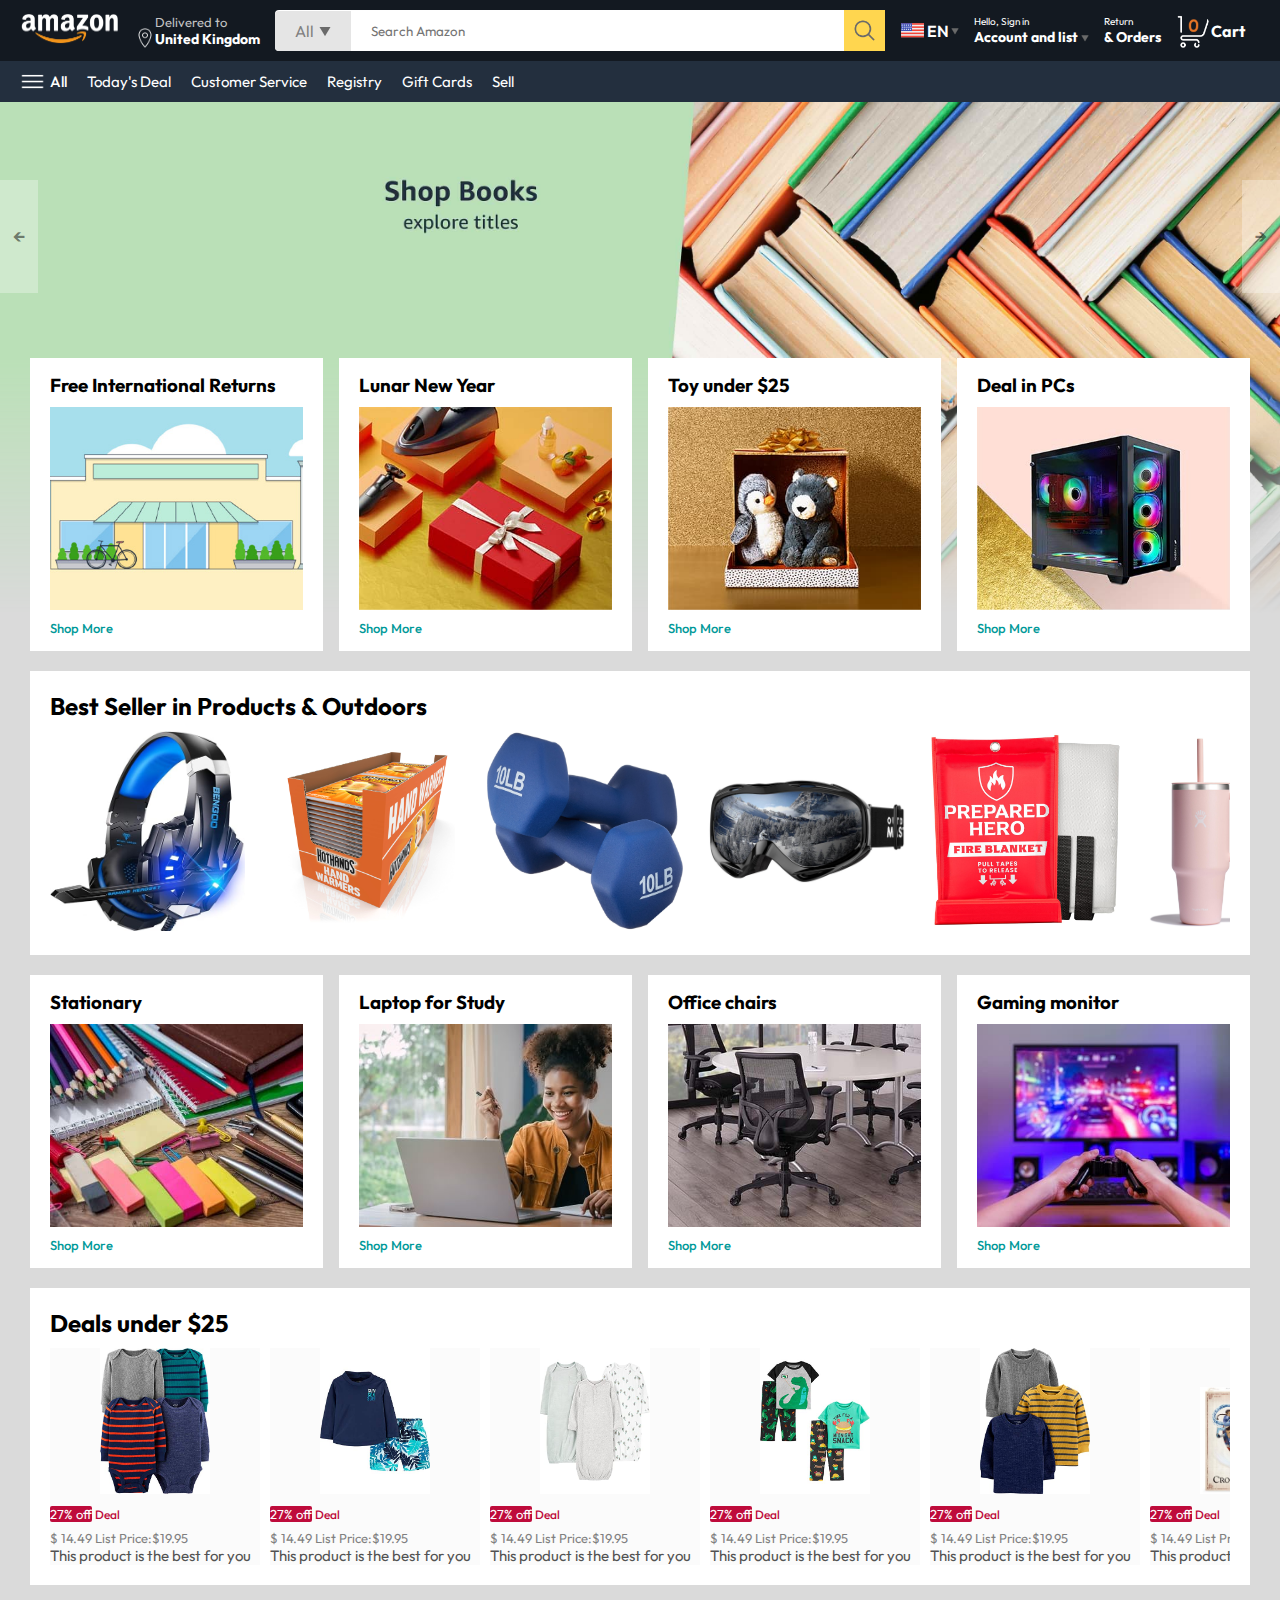
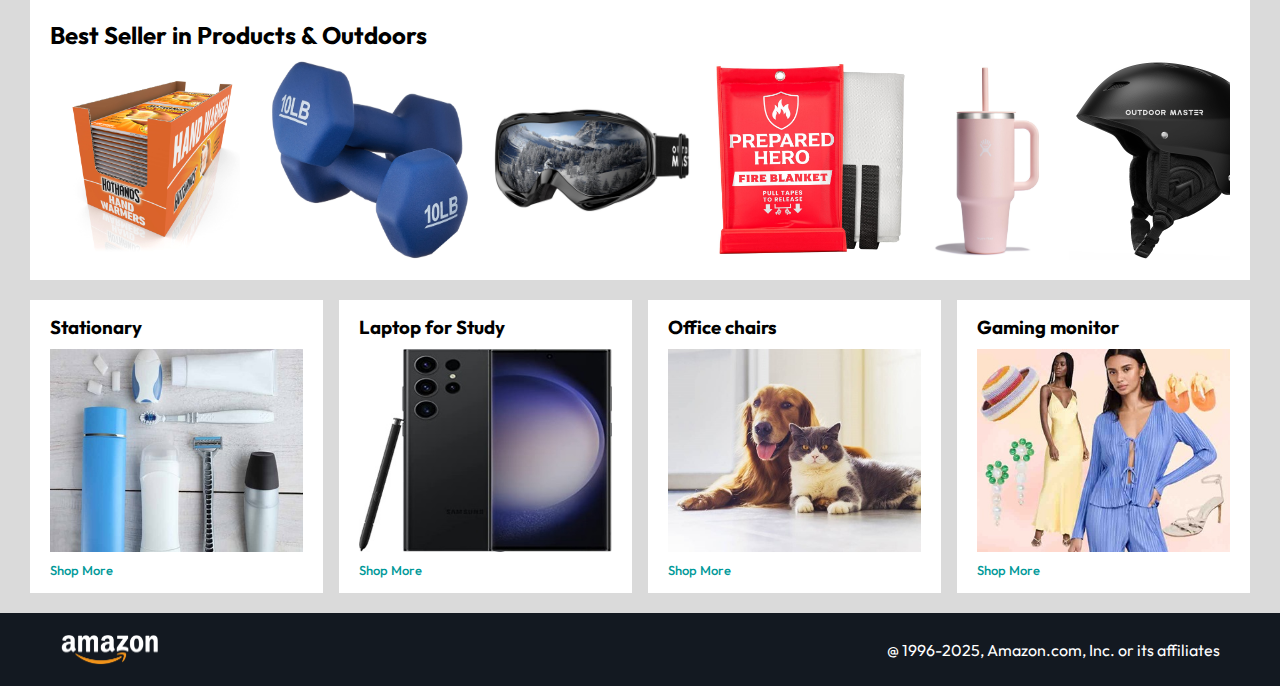
<file: index.html>
<!DOCTYPE html>
<html lang="en">
<head>
    <meta charset="UTF-8">
    <meta name="viewport" content="width=device-width, initial-scale=1.0">
    <title>Amazon Clone</title>
    <link rel="stylesheet" href="style.css">
</head>
<body>
    <nav>
        <a href="/">
            <img src="./assets/amazon_logo.png" width="100" alt="">
        </a>
        <div class="nav-country">
            <img src="/assets/location_icon.png" height="20" alt="">
            <div>
                <p>Delivered to</p>
                <H1>United Kingdom</H1>
            </div>
        </div>
        <div class="nav-search">
            <div class="nav-search-category">
                <p>All</p>
                <img src="./assets/dropdown_icon.png" height="12" alt="">
            </div>
            <input type=" text" class="nav-search-input" placeholder="Search Amazon">
            <img src="./assets/search_icon.png" class="nav-search-icon" alt="">

        </div>
        <div class="nav-language">
            <img src="./assets/us_flag.png" width="25px" alt="">
            <p>EN</p> 
            <img src="./assets/dropdown_icon.png " width="8px"  alt="">
        </div>
        <div class="nav-text">
            <p> <a href="/signin.html">Hello, Sign in</a></p>
            <h1>Account and list <img src="./assets/dropdown_icon.png" width="8px" alt=""></h1> 
        </div>
        <div class="nav-text">
            <p>Return</p>
            <h1>& Orders</h1> 
        </div>
        <a href="/cart.html" class="nav-cart">
            <img src="./assets/cart_icon.png" width="35px" alt="">
            <h4>Cart</h4>
        </a>

    </nav>
    <div class="nav-bottom">
        <div>
            <img src="assets/menu_icon.png" width="25px" alt="">
            <p>All</p>
        </div>
        <p>Today's Deal</p>
        <p>Customer Service</p>
        <p>Registry</p>
        <p>Gift Cards</p>
        <p>Sell</p>

    </div>
    <div class="header-slider">
        <a href="#" class="control_prev">&#8592 </a>
        <a href="#" class="control_next">&#8594 </a>
        <ul>
            <img src="assets/header1.jpg" class="header-img" alt="">
            <img src="assets/header2.jpg" class="header-img" alt="">
            <img src="assets/header3.jpg" class="header-img" alt="">
            <img src="assets/header4.jpg" class="header-img" alt="">
            <img src="assets/header5.jpg" class="header-img" alt="">
            <img src="assets/header6.jpg" class="header-img" alt="">
        </ul>
    </div>

<div class="box-row header-box">
    <div class="box-col">
        <h3>Free International Returns</h3>
        <img src="./assets/box1-1.jpg" alt="">
        <a href="/">Shop More</a>
    </div><div class="box-col">
        <h3>Lunar New Year</h3>
        <img src="./assets/box1-2.jpg" alt="">
        <a href="/">Shop More</a>
    </div><div class="box-col">
        <h3>Toy under $25</h3>
        <img src="./assets/box1-3.jpg" alt="">
        <a href="/">Shop More</a>
    </div><div class="box-col">
        <h3>Deal in PCs</h3>
        <img src="./assets/box1-4.jpg" alt="">
        <a href="/">Shop More</a>
    </div>
</div>



<div class="product-slider">
    <h2>Best Seller in Products & Outdoors</h2>
    <div class="products">
        <a href="product.html">
        <img src="./assets/product_img.jpg " alt="">
        </a>
        <img src="./assets/product1-1.jpg" alt="">
        <img src="./assets/product1-2.jpg" alt="">
        <img src="./assets/product1-3.jpg" alt="">
        <img src="./assets/product1-4.jpg" alt="">
        <img src="./assets/product1-5.jpg" alt="">
        <img src="./assets/product1-6.jpg" alt="">
        <img src="./assets/product1-7.jpg" alt="">
        <img src="./assets/product1-8.jpg" alt="">
        <img src="./assets/product1-9.jpg" alt="">
        <img src="./assets/product1-10.jpg" alt="">
    </div>
</div>

<div class="box-row ">
    <div class="box-col">
        <h3>Stationary</h3>
        <img src="./assets/box3-1.jpg" alt="">
        <a href="/">Shop More</a>
    </div><div class="box-col">
        <h3>Laptop for Study</h3>
        <img src="./assets/box3-2.jpg" alt="">
        <a href="/">Shop More</a>
    </div><div class="box-col">
        <h3>Office chairs</h3>
        <img src="./assets/box3-3.jpg" alt="">
        <a href="/">Shop More</a>
    </div><div class="box-col">
        <h3>Gaming monitor</h3>
        <img src="./assets/box3-4.jpg" alt="">
        <a href="/">Shop More</a>
    </div>
</div>

<div class="product-slider-with-price">
    <h2>Deals under $25</h2>
    <div class="products">
        <div class="product-card">
            <div class="product-img-container">
                <img src="./assets/product2-1.jpg" alt="">
            </div>
            <div class="product-offer">
                <p>27% off</p> <span>Deal</span>
            </div>
            <p class=" product-price">$ <span>14.49</span> List Price:$19.95</p>
            <h4>This product is the best for you</h4>
        </div>
        <div class="product-card">
            <div class="product-img-container">
                <img src="./assets/product2-2.jpg" alt="">
            </div>
            <div class="product-offer">
                <p>27% off</p> <span>Deal</span>
            </div>
            <p class=" product-price">$ <span>14.49</span> List Price:$19.95</p>
            <h4>This product is the best for you</h4>
        </div>
        <div class="product-card">
            <div class="product-img-container">
                <img src="./assets/product2-3.jpg" alt="">
            </div>
            <div class="product-offer">
                <p>27% off</p> <span>Deal</span>
            </div>
            <p class=" product-price">$ <span>14.49</span> List Price:$19.95</p>
            <h4>This product is the best for you</h4>
        </div>
        <div class="product-card">
            <div class="product-img-container">
                <img src="./assets/product2-4.jpg" alt="">
            </div>
            <div class="product-offer">
                <p>27% off</p> <span>Deal</span>
            </div>
            <p class=" product-price">$ <span>14.49</span> List Price:$19.95</p>
            <h4>This product is the best for you</h4>
        </div>
        <div class="product-card">
            <div class="product-img-container">
                <img src="./assets/product2-5.jpg" alt="">
            </div>
            <div class="product-offer">
                <p>27% off</p> <span>Deal</span>
            </div>
            <p class=" product-price">$ <span>14.49</span> List Price:$19.95</p>
            <h4>This product is the best for you</h4>
        </div>
        <div class="product-card">
            <div class="product-img-container">
                <img src="./assets/product2-6.jpg" alt="">
            </div>
            <div class="product-offer">
                <p>27% off</p> <span>Deal</span>
            </div>
            <p class=" product-price">$ <span>14.49</span> List Price:$19.95</p>
            <h4>This product is the best for you</h4>
        </div>
        <div class="product-card">
            <div class="product-img-container">
                <img src="./assets/product2-7.jpg" alt="">
            </div>
            <div class="product-offer">
                <p>27% off</p> <span>Deal</span>
            </div>
            <p class=" product-price">$ <span>14.49</span> List Price:$19.95</p>
            <h4>This product is the best for you</h4>
        </div>
        <div class="product-card">
            <div class="product-img-container">
                <img src="./assets/product2-8.jpg" alt="">
            </div>
            <div class="product-offer">
                <p>27% off</p> <span>Deal</span>
            </div>
            <p class=" product-price">$ <span>14.49</span> List Price:$19.95</p>
            <h4>This product is the best for you</h4>
        </div>
        <div class="product-card">
            <div class="product-img-container">
                <img src="./assets/product2-9.jpg" alt="">
            </div>
            <div class="product-offer">
                <p>27% off</p> <span>Deal</span>
            </div>
            <p class=" product-price">$ <span>14.49</span> List Price:$19.95</p>
            <h4>This product is the best for you</h4>
        </div>
        <div class="product-card">
            <div class="product-img-container">
                <img src="./assets/product2-10.jpg" alt="">
            </div>
            <div class="product-offer">
                <p>27% off</p> <span>Deal</span>
            </div>
            <p class=" product-price">$ <span>14.49</span> List Price:$19.95</p>
            <h4>This product is the best for you</h4>
        </div>
        <div class="product-card">
            <div class="product-img-container">
                <img src="./assets/product2-11.jpg" alt="">
            </div>
            <div class="product-offer">
                <p>27% off</p> <span>Deal</span>
            </div>
            <p class=" product-price">$ <span>14.49</span> List Price:$19.95</p>
            <h4>This product is the best for you</h4>
        </div>
    </div>
</div>

<div class="product-slider">
    <h2>Best Seller in Products & Outdoors</h2>
    <div class="products">
        <img src="./assets/product1-1.jpg" alt="">
        <img src="./assets/product1-2.jpg" alt="">
        <img src="./assets/product1-3.jpg" alt="">
        <img src="./assets/product1-4.jpg" alt="">
        <img src="./assets/product1-5.jpg" alt="">
        <img src="./assets/product1-6.jpg" alt="">
        <img src="./assets/product1-7.jpg" alt="">
        <img src="./assets/product1-8.jpg" alt="">
        <img src="./assets/product1-9.jpg" alt="">
        <img src="./assets/product1-10.jpg" alt="">
    </div>
</div>

<div class="box-row ">
    <div class="box-col">
        <h3>Stationary</h3>
        <img src="./assets/box2-1.jpg" alt="">
        <a href="/">Shop More</a>
    </div><div class="box-col">
        <h3>Laptop for Study</h3>
        <img src="./assets/box2-2.jpg" alt="">
        <a href="/">Shop More</a>
    </div><div class="box-col">
        <h3>Office chairs</h3>
        <img src="./assets/box2-3.jpg" alt="">
        <a href="/">Shop More</a>
    </div><div class="box-col">
        <h3>Gaming monitor</h3>
        <img src="./assets/box2-4.jpg" alt="">
        <a href="/">Shop More</a>
    </div>
</div>

<footer>
    <img src="assets/amazon_logo.png" width="100" alt="">
    <p> @ 1996-2025, Amazon.com, Inc. or its affiliates</p>
</footer>

<script src="script.js"></script>
</body>
</html>
</file>
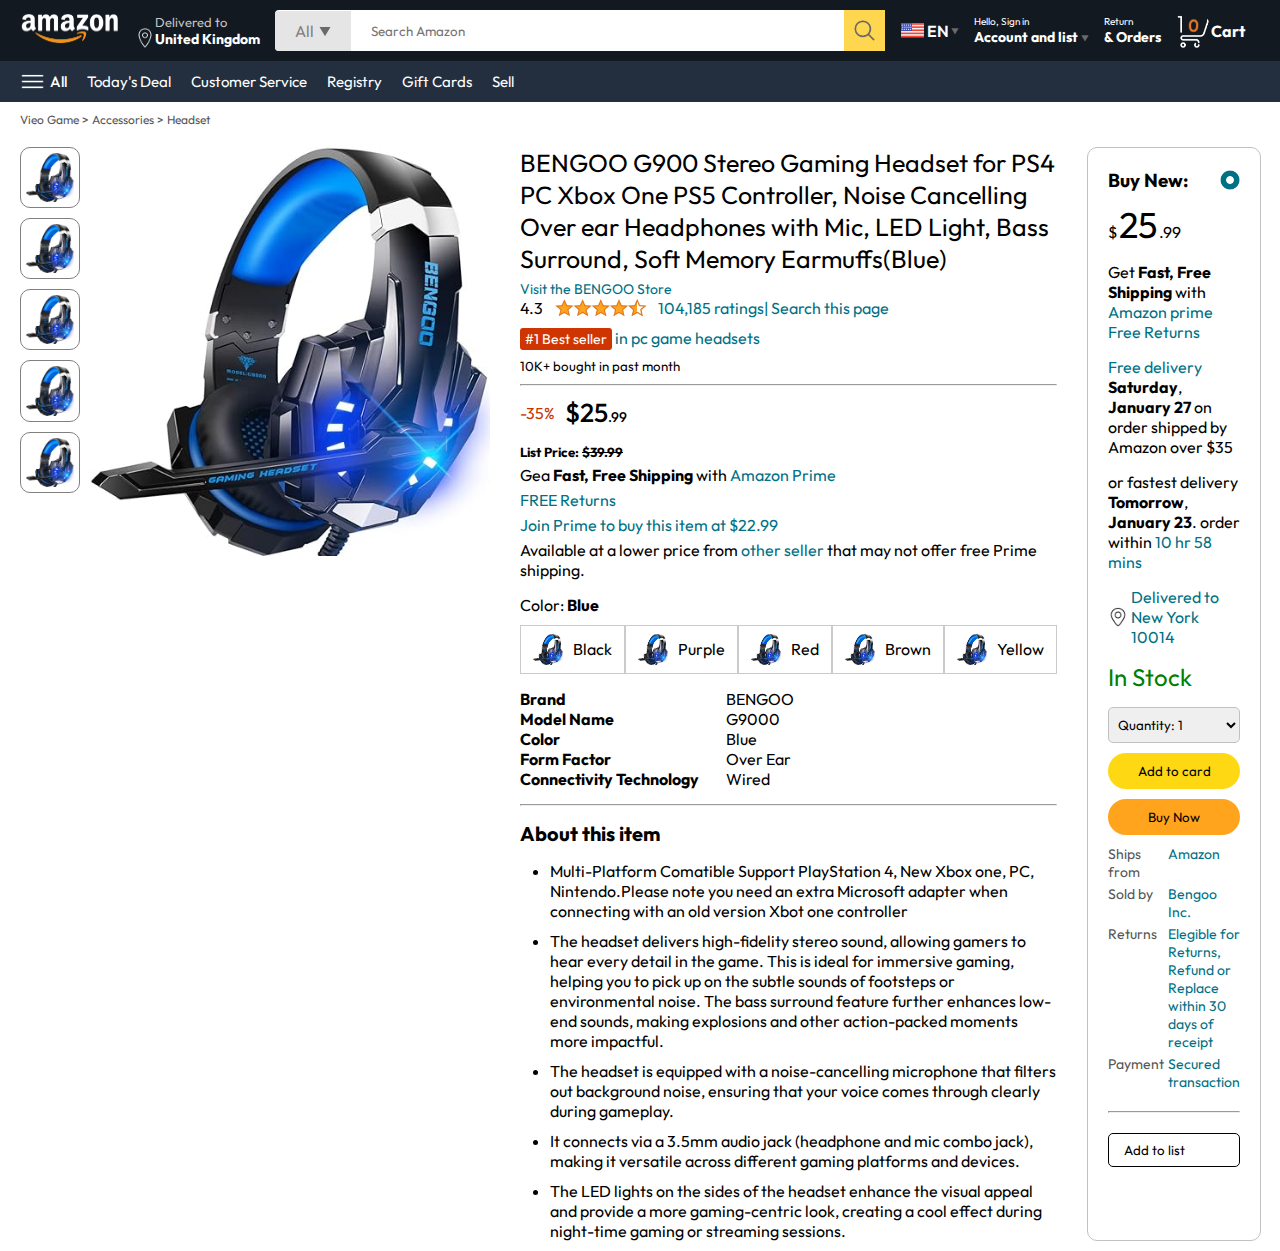
<file: product.html>
<!DOCTYPE html>
<html lang="en">
<head>
    <meta charset="UTF-8">
    <meta name="viewport" content="width=device-width, initial-scale=1.0">
    <title>Product Page</title>
    <link rel="stylesheet" href="style.css">
    <link rel="stylesheet" href="product.css">
</head>
<body>
    <nav>
        <a href="/">
            <img src="./assets/amazon_logo.png" width="100" alt="">
        </a>
        <div class="nav-country">
            <img src="/assets/location_icon.png" height="20" alt="">
            <div>
                <p>Delivered to</p>
                <H1>United Kingdom</H1>
            </div>
        </div>
        <div class="nav-search">
            <div class="nav-search-category">
                <p>All</p>
                <img src="./assets/dropdown_icon.png" height="12" alt="">
            </div>
            <input type=" text" class="nav-search-input" placeholder="Search Amazon">
            <img src="./assets/search_icon.png" class="nav-search-icon" alt="">

        </div>
        <div class="nav-language">
            <img src="./assets/us_flag.png" width="25px" alt="">
            <p>EN</p> 
            <img src="./assets/dropdown_icon.png " width="8px"  alt="">
        </div>
        <div class="nav-text">
            <p> <a href="/signin.html">Hello, Sign in</a></p>
            <h1>Account and list <img src="./assets/dropdown_icon.png" width="8px" alt=""></h1> 
        </div>
        <div class="nav-text">
            <p>Return</p>
            <h1>& Orders</h1> 
        </div>
        <a href="/cart.html" class="nav-cart">
            <img src="./assets/cart_icon.png" width="35px" alt="">
            <h4>Cart</h4>
        </a>

    </nav>
    <div class="nav-bottom">
        <div>
            <img src="assets/menu_icon.png" width="25px" alt="">
            <p>All</p>
        </div>
        <p>Today's Deal</p>
        <p>Customer Service</p>
        <p>Registry</p>
        <p>Gift Cards</p>
        <p>Sell</p>

    </div> 

    <p class="breadcrum">Vieo Game > Accessories > Headset</p>
     <div class="product-display">
        <div class="product-d-image">
            <div class="priduct-icons">
                <img src="./assets/product_img.jpg" width="60" alt="">
                <img src="./assets/product_img.jpg" width="60" alt="">
                <img src="./assets/product_img.jpg" width="60" alt="">
                <img src="./assets/product_img.jpg" width="60" alt="">
                <img src="./assets/product_img.jpg" width="60" alt="">
            </div>
            <div class="product-main-image">
                 <img src="./assets/product_img.jpg" width="400 " alt="">
            </div>
        </div>
        <div class="product-d-details">
            <p class="product-title">
                BENGOO G900 Stereo Gaming Headset for PS4 PC Xbox One PS5 Controller, Noise Cancelling Over ear Headphones with Mic, LED Light, Bass Surround, Soft Memory Earmuffs(Blue)
            </p>
            <p class="brand-store">
                Visit the BENGOO Store
            </p>
            <div class="product-rating">
                <div>
                    <div>4.3 <img src="./assets/rating_img.png" height="20px" alt=""></div>
                    <p>104,185 ratings| Search this page </p>
                </div>
                <p><span>#1 Best seller</span> in pc game headsets</p>
                <h5>10K+ bought in past month</h5>
                <hr>
            </div>
            <div class="product-d-price">
                <div>
                    <p>-35%</p>
                    <h1><span>$25</span>.99</h1>
                </div>
                <h5>List Price: <span>$39.99</span></h5>
                <p>Gea <b>Fast, Free Shipping</b> with <span>Amazon Prime</span></p>
                <p><span>FREE Returns</span></p>
                <p><span>Join Prime to buy this item at $22.99</span></p>
                <p>Available at a lower price from <span>other seller</span> that may not offer free Prime shipping. </p>

            </div>

            <div class="product-color-selector">
                <p>Color: <b>Blue</b></p>
                <div class="color-option">
                    <div class="option">
                        <img src="./assets/product_img.jpg" width="30px" alt="">
                        <p>Black</p>
                    </div><div class="option">
                        <img src="./assets/product_img.jpg" width="30px" alt="">
                        <p>Purple</p>
                    </div><div class="option">
                        <img src="./assets/product_img.jpg" width="30px" alt="">
                        <p>Red</p>
                    </div><div class="option">
                        <img src="./assets/product_img.jpg" width="30px" alt="">
                        <p>Brown</p>
                    </div><div class="option">
                        <img src="./assets/product_img.jpg" width="30px" alt="">
                        <p>Yellow</p>
                    </div>
                </div>
            </div>

            <div class="product-info">
                <p><b>Brand</b></p> <p>BENGOO</p>
                <p><b>Model Name</b></p> <p>G9000</p>
                <p><b>Color</b></p> <p>Blue</p>
                <p><b>Form Factor</b></p> <p>Over Ear</p>
                <p><b>Connectivity Technology</b></p> <p>Wired</p>
            </div>
            <hr>
            <div class="product-description">
                <h1>About this item</h1>
                <ul>
                    <li>Multi-Platform Comatible Support PlayStation 4, New Xbox one, PC, Nintendo.Please note you need an extra Microsoft adapter when connecting with an old version Xbot one controller</li>
                    <li>The headset delivers high-fidelity stereo sound, allowing gamers to hear every detail in the game. This is ideal for immersive gaming, helping you to pick up on the subtle sounds of footsteps or environmental noise.
                    The bass surround feature further enhances low-end sounds, making explosions and other action-packed moments more impactful.</li>
                    <li>The headset is equipped with a noise-cancelling microphone that filters out background noise, ensuring that your voice comes through clearly during gameplay.
                    </li>
                    <li>It connects via a 3.5mm audio jack (headphone and mic combo jack), making it versatile across different gaming platforms and devices.</li>
                    <li>The LED lights on the sides of the headset enhance the visual appeal and provide a more gaming-centric look, creating a cool effect during night-time gaming or streaming sessions.</li>
                </ul>
            </div>
        </div>
        <div class="product-d-purchase">
            <div class="title">
                <h3>Buy New:</h3><img src="./assets/circle_icon.png" width="20px" alt="">
            </div>
            <h1 class="price">$<span>25</span>.99</h1>
            <div class="gap">
                <p>Get <b>Fast, Free Shipping</b> with <span>Amazon prime</span></p>
                <p><span>Free Returns</span></p>
            </div>
            <div class="gap">
                <p><span>Free delivery</span> <b>Saturday</b>,</p>
                <p><b>January 27</b> on order shipped by Amazon over $35</p>
            </div>
            <div class="gap">
                <p>or fastest delivery <b>Tomorrow</b>, <b>January 23</b>. order within <span>10 hr 58 mins</span></p>
            </div>
            <div class="delivery-location">
                <img src="./assets/location_icon_dark.png" width="20px" alt="">
                <p><span>Delivered to New York 10014</span></p>
            </div>
            <h2 class="product-stock">In Stock</h2>
            <select class="product-quantity">
                <option value="1">Quantity: 1 </option>
                <option value="1">Quantity: 2 </option>
                <option value="1">Quantity: 3 </option>
            </select>
            <button class="btn">Add to card</button>
            <button class="btn  pruduct-buy">Buy Now</button>
            <div class="product-seler-info">
                <p>Ships from</p> <p><span>Amazon</span></p>
                <p>Sold by</p> <p><span>Bengoo Inc.</span></p>
                <p>Returns</p> <p><span>Elegible for Returns, Refund or Replace within 30 days of receipt</span></p>
                <p>Payment</p> <p><span>Secured transaction</span></p>
            </div>
            <hr>
                <button class="product-add-list">Add to list</button>
        </div>
     </div>
</body>
</html>
</file>
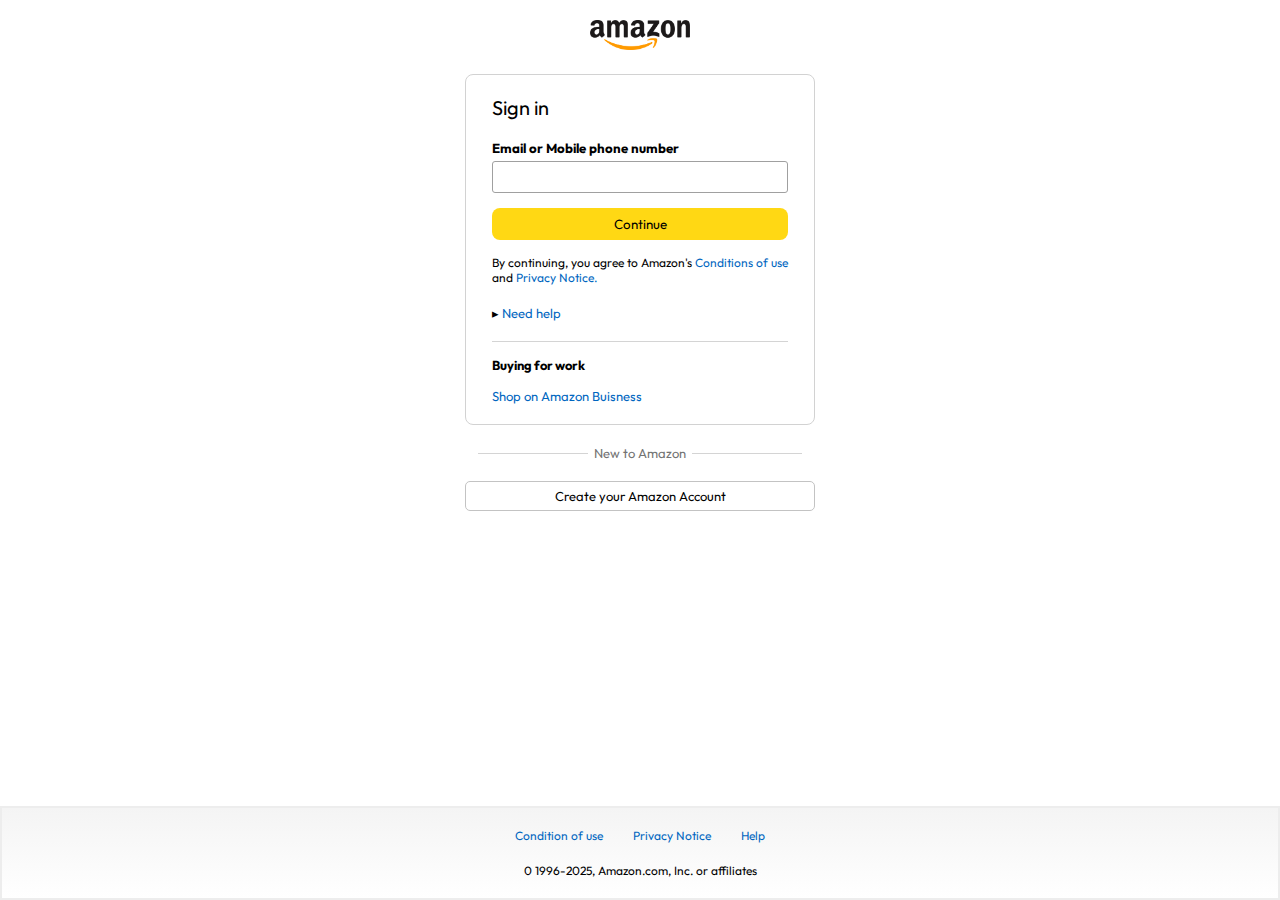
<file: signin.html>
<!DOCTYPE html>
<html lang="en">
<head>
    <meta charset="UTF-8">
    <meta name="viewport" content="width=device-width, initial-scale=1.0">
    <title>Sign In</title>
    <link rel="stylesheet" href="signin.css">
</head>
<body>
    <a href="/"><img class="logo" src="./assets/amazon_logo_dark.png" width="100px"  alt=""></a>
      <div class="signin-container">
        <h1 class="signin-title" >Sign in </h1>
        <h5 class="input-label">Email or Mobile phone number</h5>
        <input type="text" >
        <button>Continue</button>
        <p class="signin-condition">By continuing, you agree to Amazon's <span>Conditions of use</span> and <span>Privacy Notice.</span></p>
        <p class="signin-help"> &#9656 <span>Need help</span</p>
            <hr>
            <h4>Buying for work</h4>
            <p class="signin-buisness"><span>Shop on Amazon Buisness</span></p>
      </div>
      <div class="signin-bottom">
        <hr>
        <p>New to Amazon</p>
        <hr>
    </div>
    <a href="signup.html">
        <button class="sinin-signup-btn">Create your Amazon Account</button>
    </a>
    <footer>
        <div class="footer-links">
            <a href="#"> Condition of use </a>
            <a href="#"> Privacy Notice </a>
            <a href="#"> Help </a>
        </div>
        <p class="footer-copyright">0 1996-2025, Amazon.com, Inc. or affiliates </p>
    </footer>
</body>
</html>
</file>
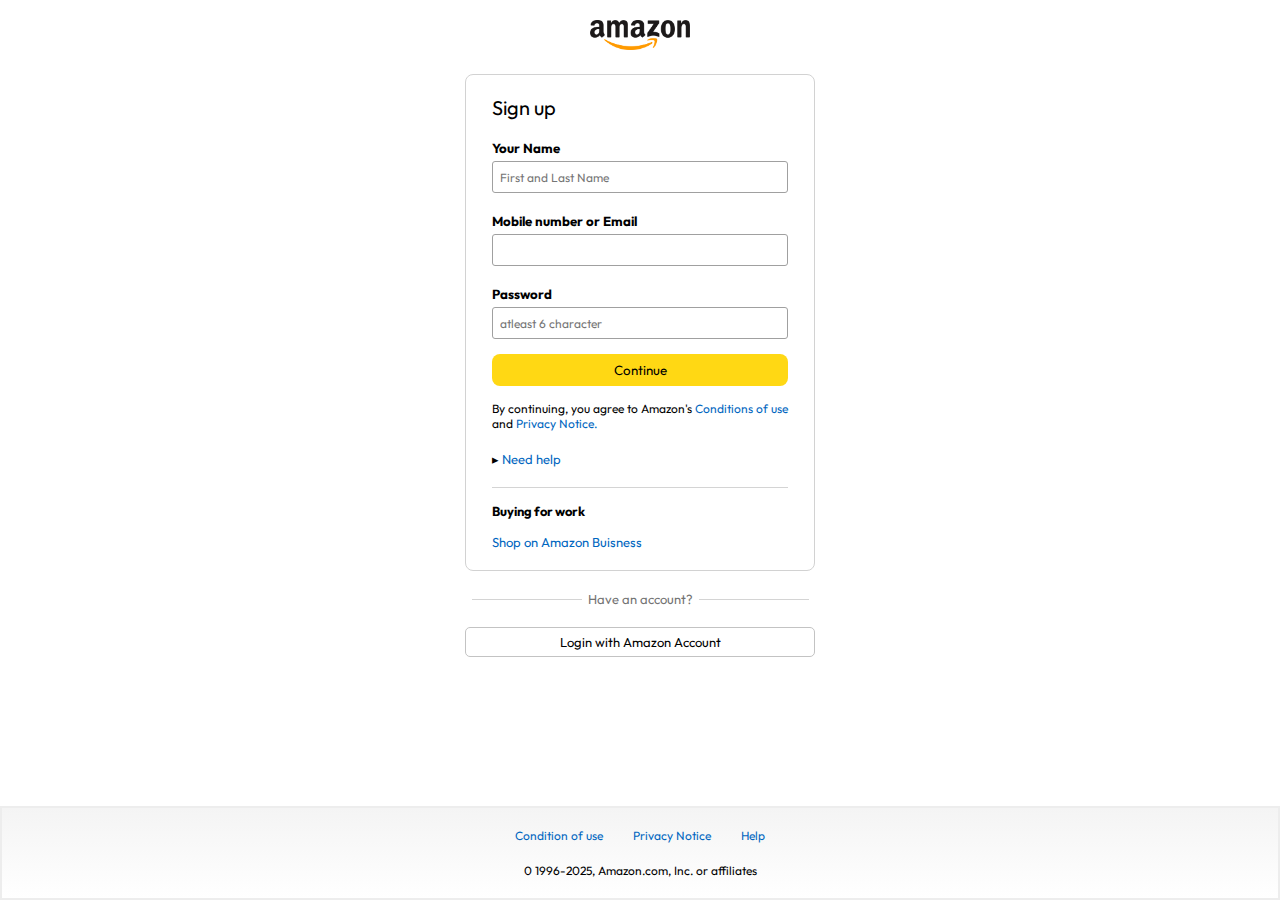
<file: signup.html>
<!DOCTYPE html>
<html lang="en">
<head>
    <meta charset="UTF-8">
    <meta name="viewport" content="width=device-width, initial-scale=1.0">
    <title>Sign up</title>
    <link rel="stylesheet" href="signin.css">
</head>
<body>
    <a href="/"><img class="logo" src="./assets/amazon_logo_dark.png" width="100px"  alt=""></a>
      <div class="signin-container">
        <h1 class="signin-title" >Sign up </h1>
        <h5 class="input-label">Your Name</h5>
        <input type="text" placeholder="First and Last Name">
        <h5 class="input-label">Mobile number or Email</h5>
        <input type="text">
        <h5 class="input-label">Password</h5>
        <input type="password" placeholder="atleast 6 character">
        <button>Continue</button>
        <p class="signin-condition">By continuing, you agree to Amazon's <span>Conditions of use</span> and <span>Privacy Notice.</span></p>
        <p class="signin-help"> &#9656 <span>Need help</span</p>
            <hr>
            <h4>Buying for work</h4>
            <p class="signin-buisness"><span>Shop on Amazon Buisness</span></p>
      </div>
      <div class="signin-bottom">
        <hr>
        <p>Have an account?</p>
        <hr>
    </div>
    <a href="signin.html">
        <button class="sinin-signup-btn">Login with Amazon Account</button>
    </a>
    <footer>
        <div class="footer-links">
            <a href="#"> Condition of use </a>
            <a href="#"> Privacy Notice </a>
            <a href="#"> Help </a>
        </div>
        <p class="footer-copyright">0 1996-2025, Amazon.com, Inc. or affiliates </p>
    </footer>
</body>
</html>
</file>
<file: style.css>
@import url('https://fonts.googleapis.com/css2?family=Outfit:wght@100..900&display=swap');
*{
    padding: 0;
    margin: 0;
    box-sizing: border-box;
    font-family: Outfit;
}
body{
    background-color: #dadada;
}
a{
    text-decoration: none;
    color: inherit;
}
nav{
    display: flex;
    align-items: center;
    justify-content: space-between;
    background: #131921;
    padding: 10px 20px;
    color: #fff;
}
.nav-country{
    display: flex;
    align-items: end;
    margin-left: 15px;
    font-size: 13px;
    color: #c4c4c4;
}
.nav-country h1{
    color: #fff;
    font-size: 14px;
}
.nav-search{
    flex: 1;
    display: flex;
    align-items: center ;
    background: #fff;
    color: grey;
    max-width: 1000px ;
    border-radius: 4px; 
    margin-left: 15px ;
}
.nav-search-category{
    display: flex;
    align-items: center;
    padding: 10px 20px;
    gap: 5px;
    background: #e5e5e5;
    border-radius: 4px 0 0 4px;
}
.nav-search-input{
    border: none;
    outline: none;
    padding-left: 20px;
    width: 100%;
}
.nav-search-icon{
    max-width: 41px;
    padding: 8px;
    background: #ffd64f;
    border: 0 4px 4px 0;
}
.nav-language{
    display: flex;
    align-items: center;
    gap: 2px;
    font-weight: 600;
    margin-left: 15px ;
}
.nav-text{
    margin-left: 15px;
}
.nav-text p{
    font-size: 10px;
}
.nav-text h1{
    font-size: 14px;
}
.nav-cart{
     display: flex;
     align-items: center;
     margin: 0px 15px; 
}
.nav-bottom{
     display: flex;
     align-items: center;
     gap: 20px;
     padding: 8px 20px;
     background: #232f3e;
     color: #fff;
     font-size: 15px;
}
.nav-bottom div{
    display: flex;
    align-items: center;
    gap: 5px;
    font-weight: 500 ;
}
.header-slider ul{
    display: flex;
    overflow-y: hidden;
}
.header-img{
    max-width:  100%;
    mask-image: linear-gradient(to bottom, #000000 50%, transparent 100%);
}
.header-slider a{
    position: absolute;
    top: 20%;
    z-index: 1;
    padding:  5vh 1vw;
    background: #ffffff4f;
    color: #0000007b;
    text-decoration: none;
    font-weight: 600;
    font-size: 18px;
    cursor: pointer;
}
.control_next{
    right: 0;
}
.box-row{
    display: flex;
    flex-wrap: wrap;
    row-gap: 20px;
    justify-content: space-between;
    margin: 20px 30px;
}
.box-col{
    display: flex;
    flex-direction: column;
    gap: 10px;
    padding: 15px 20px;
    background: #fff;
    max-width: 24%;
    min-width: 200px;
    z-index: 1;
}
.box-col a{
    font-size: 13px;
    color: #009999;
    font-weight: 500
}
.header-box{
    margin-top: -20vw;
}
.product-slider{
    background: #fff;
    margin:  0 30px;
    padding: 20px;
    margin-bottom: 15px;
}
.product-slider .products{
    display: flex;
    overflow-x: auto;
    gap: 20px;
    margin-top: 10px;
}
.product-slider .products img{
    max-width: 200px;
    max-height: 200px;
}
.product-slider .products::-webkit-scrollbar{
    display: none;
}
.product-slider-with-price{
    background: #fff;
    margin: 0 30px;
    padding: 20px;
    margin-bottom: 15px;
}
.product-slider-with-price .products{
    display: flex;
    overflow: auto;
    gap: 10px;
    margin-top: 10px;
}
.product-slider-with-price .products::-webkit-scrollbar{
    display: none;
}
.product-card{
    display: flex;
    flex-direction: column;
    justify-content: end;
    min-width: 210px;
    background: #fbfbfb;

}
.product-card img{
    width: 110px;
    margin: 0 50px;
}
.product-offer p{
    background: #be0b3b;
    color: #fff;
    display: inline-block;
    padding: 2px 5 px;
    border-radius: 2px;
    margin:  8px 0;
    font-size: 13px;
}
.product-offer span{
    color: #be0b3b;
    font-weight: 500;
    font-size: 12px;
}
.product-price{
    color: gray;
    font-size: 13px;
}
.product-card h4{
    color: #525252;
    font-size: 15px;
    font-weight: 400;
}
footer{
    display: flex;
    justify-content: space-between;
    align-items: center;
    color: #fff;
    background: #131921;
    padding: 20px 60px;
}
</file>
<file: product.css>
body{
    background: #fff;
}

.breadcrum{
      padding: 10px 20px;
      font-size: 12px;
      color: #565656;
}
.product-display{
    min-height: 100%;
    padding: 10px 20px;
    display: flex;
}
.product-d-image{
    display: flex;
    gap: 10px ;
}
.priduct-icons{
    display: flex;
    flex-direction: column;
    gap: 10px;
}
.priduct-icons img{
    border: 1px solid gray;
    border-radius: 10px;
    padding: 5px;
}
.product-d-details{
    margin: 0 30px;
}
.product-title{
    font-size: 25px;
}
.brand-store{
    margin-top: 5px;
    color: #007185;
    font-size: 14px;
}
.product-rating{
    display: flex;
    flex-direction: column;
    gap: 10px;

}
.product-rating div{
    display: flex;
    align-items: center;
    gap: 10px;
}
.product-rating p{
    color: #007185;
}
.product-rating p span{
    color: #fff;
    background: #cf3500;
    padding: 2px 5px;
    border-radius: 3px;
    font-size: 14px;
}
.product-rating h5{
    font-weight: 400;
}
.product-d-price{
    display: flex;
    flex-direction: column;
    gap: 5px;
}
.product-d-price div{
    display: flex;
    align-items: center;
    gap: 10px;
    margin: 10px 0;
}
.product-d-price div p{
    font-style: 26px;
    color: #c73500;
}
.product-d-price div h1{
    font-size: 14px;
    font-weight: 500;
}
.product-d-price div h1 span{
    font-size: 26px;
    font-weight: 500;
}
.product-d-price div h5{
    color: #565656;
    font-weight: 400;
}
.product-d-price h5 span{
    text-decoration: line-through;
}
.product-d-price p span{
    color: #007185;
}
.product-color-selector{
    margin: 15px 0;
}
.color-option{
    display: flex;
    justify-content: space-between;
    margin-top: 10px;
}
.option{
    display: flex;
    align-items: center;
    padding: 8px 12px;
    border: 1px solid #cbcbcb;
    gap: 10px;
}
.product-info{
    display: grid;
    grid-template-columns: auto auto;
    max-width: 300px;
    margin-bottom: 15px;
}
.product-description h1{
    font-size: 20px;
    margin: 15px 0;
}
.product-description ul{
    display: flex;
    flex-direction: column;
    gap: 10px;
    margin-left: 30px;
}
.product-d-purchase {
    width: 100%;
    max-width: 280px;
    border: 1px solid #c1c1c1;
    border-radius: 10px;
    padding: 20px;
}
.product-d-purchase .title{
    display: flex;
    justify-content: space-between;
    align-items: center;
}
.product-d-purchase .price{
    font-size: 16px;
    font-weight: 400;
    margin: 10px 0;
}
.product-d-purchase .price span{
    font-size: 36px;
    padding: 2px;
}
.product-d-purchase .gap{
    margin: 15px 0;
}
.product-d-purchase p span{
    color: #007185;
}
.delivery-location{
    display: flex;
    align-items: center;
    gap: 3px;
}
.product-stock{
    margin: 15px 0;
    color: green;
    font-weight: 400;
}
.product-quantity{
    padding: 8px 5px;
    outline: none;
    width: 100%;
    border-radius: 5px;
    background: #efefef;
    border-color: #c1c1c1;
}
.product-d-purchase .btn{
    outline: none;
    border: none;
    background: #ffd814;
    width: 100%;
    padding: 10px 0;
    margin-top: 10px;
    border-radius: 50px;
    cursor: pointer;
}
.product-d-purchase .pruduct-buy{
    background: #ffa41c; 
}
.product-seler-info{
    margin-top: 10px;
    display: grid;
    grid-template-columns: auto auto;
    gap: 4px;
    font-size: 14px;
    color: #565656;
}
.product-seler-info span{
    color: #007185;
}
.product-d-purchase hr{
    margin: 20px 0; 
}
.product-add-list{
    width: 100%;
    padding: 8px 15px;
    border-radius: 5px;
    border: 1px solid #000;
    text-align: start;
    background: #fff;
    cursor: pointer;
}
</file>
<file: signin.css>
@import url('https://fonts.googleapis.com/css2?family=Outfit:wght@100..900&display=swap');
*{
    padding: 0;
    margin: 0;
    box-sizing: border-box;
    font-family: Outfit;
}
body{
    background: #fff;
    text-align: center;
    font-family: Outfit;
    min-height: 100vh;
}
.logo{
    margin-top: 20px;
}
.signin-container{
    max-width: 350px;
    border: 1px solid #d2d2d2;
    margin: auto;
    margin-top: 20px;
    padding: 20px 26px;
    border-radius: 8px;
    text-align: left;
}
.signin-title{
    font-size: 20px;
    font-weight: 400;
}
.input-label{
    margin-top: 20px;
}
.signin-container input{
    width: 100%;
    height: 32px;
    margin-top: 5px;
    padding: 3px 7px;
    border-radius: 3px;
    border: 1px solid #a0a0a0;
    font-size: 12px;
}
.signin-container input:focus{
    outline: 3px solid #c2f2ff;
}
.signin-container button{
    width: 100%;
    height: 32px;
    margin: 15px 0;
    background: #ffd814;
    border: none;
    border-radius: 8px;
    cursor: pointer;
}
.signin-container button:hover{
    background: #ebc712;
}
.signin-condition{
    font-size: 12px;
}
.signin-container p span{
    color: #0066c0;
}
.signin-help{
    font-size: 13px;
    margin: 20px 0;
}
.signin-container hr{
    border: none;
    height: 1px;
    background: #d4d4d4;
}
.signin-container h4{
    margin: 15px 0;
    font-size: 13px;
}
.signin-buisness{
    font-size: 13px;
}
.signin-bottom{
    width: 350px;
    font-size: 13px;
    color: #737373;
    margin: 20px auto;
    display: flex;
    align-items: center;
    justify-content: center;
    gap: 6px;
}
.signin-bottom hr{
    border: none;
    height: 1px;
    background: #d4d4d4;
    width: 110px;
}
.sinin-signup-btn{
    width: 350px;
    height: 30px;font-size: 13px;
    background: #fff;
    border-radius: 5px;
    border: 1px solid #c3c3c3;  
}
.sinin-signup-btn:hover{
    background: #f1f1f1;
}
footer{
    width: 100%;
    height: auto;
    max-height: 200px;
    margin-top: 20px;
    padding: 20px 0;
    position: fixed;
    bottom: 0;
    background: linear-gradient(to bottom, #f4f4f4, #fff);
    border: 2px solid #ededed;
    font-size: 12px;
}
footer .footer-links{
    display: flex;
    justify-content: center;
    gap: 30px;
    margin-bottom: 20px;

}
footer .footer-links a{
    text-decoration: none;
    color: #0066c0;  
}
</file>
